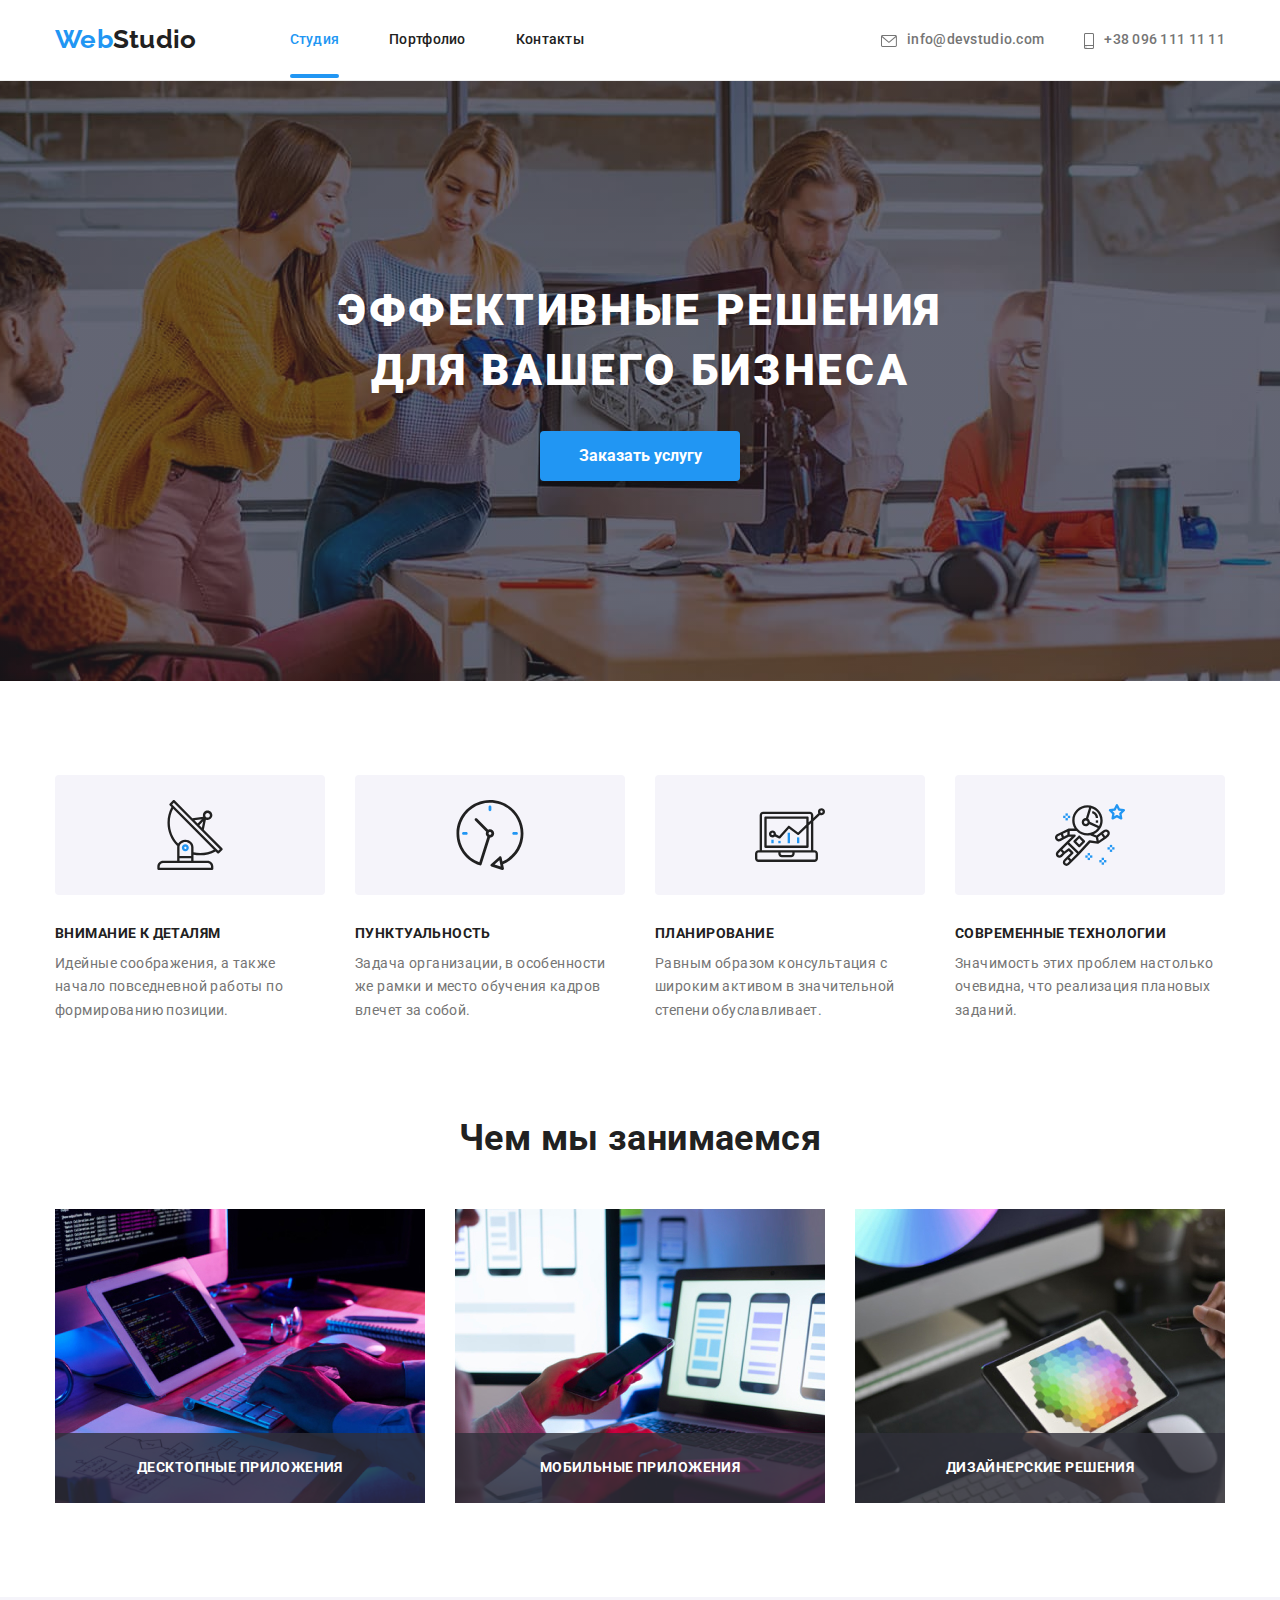
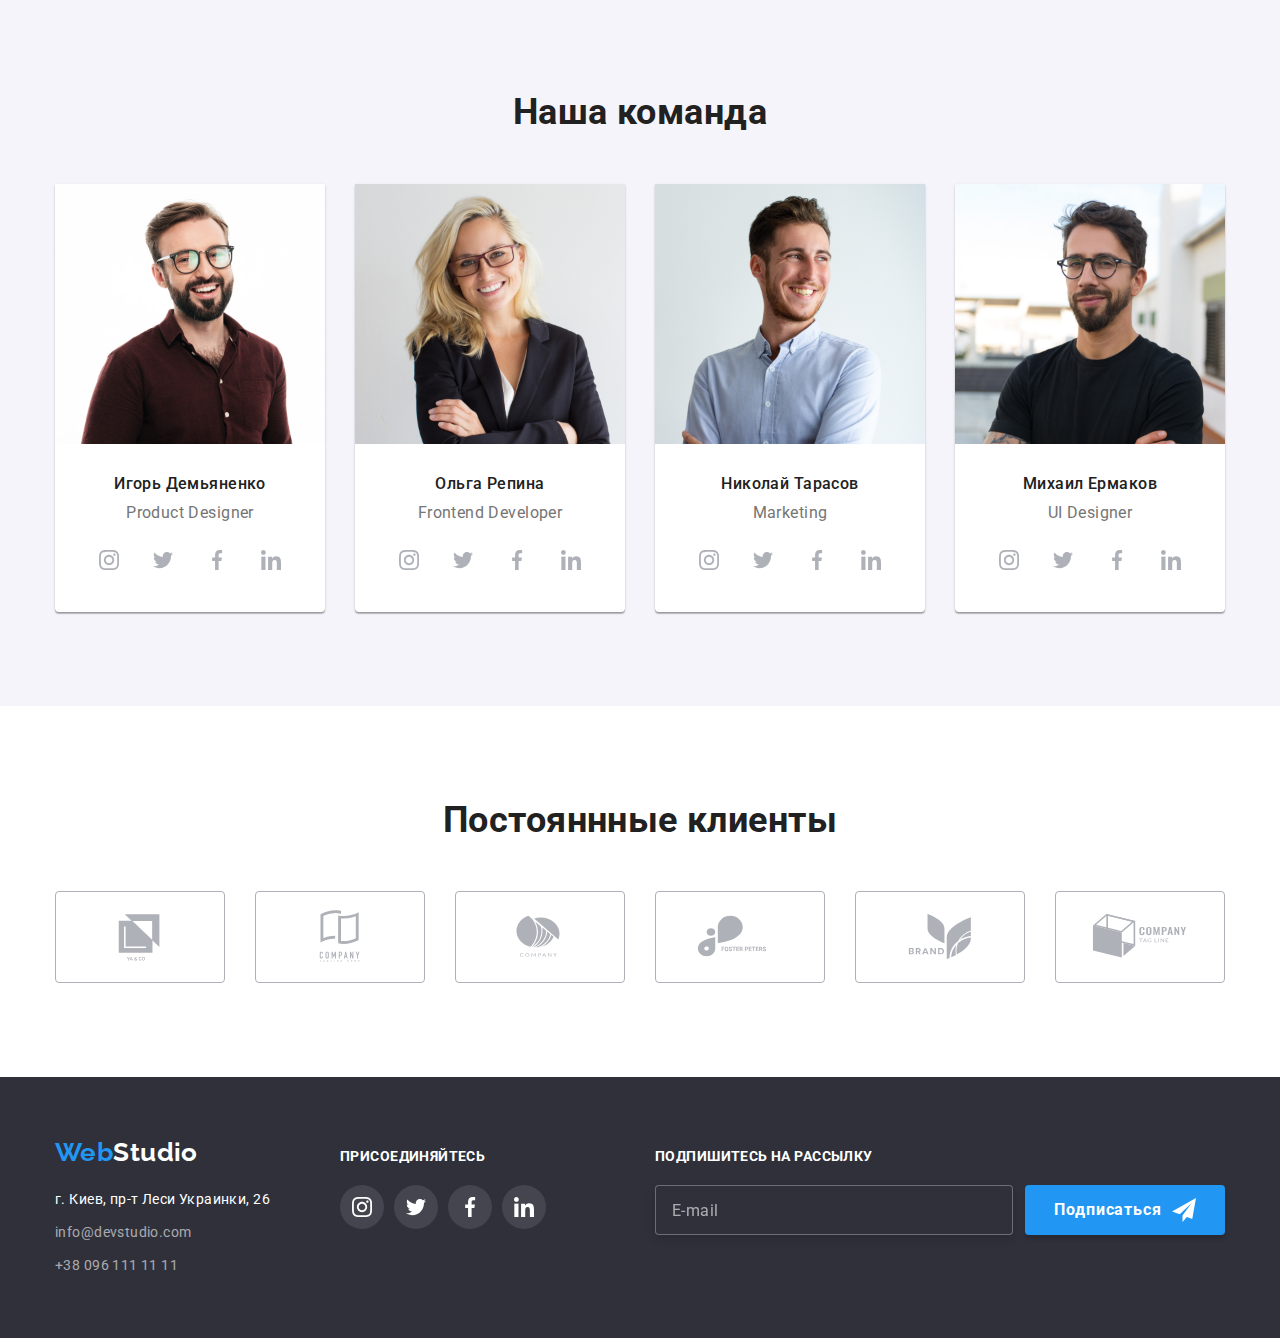
<file: index.html>
<!DOCTYPE html>
<html lang="ru">
<head>
    <meta charset="UTF-8">
    <meta http-equiv="X-UA-Compatible" content="IE=edge">
    <meta name="viewport" content="width=device-width, initial-scale=1.0">
    <title>Document</title>
    <link rel="preconnect" href="https://fonts.googleapis.com">
    <link rel="preconnect" href="https://fonts.gstatic.com" crossorigin>
    <link href="https://fonts.googleapis.com/css2?family=Raleway:wght@700&family=Roboto:wght@400;500;700;900&display=swap"
        rel="stylesheet">
        <link rel="stylesheet" href="https://cdnjs.cloudflare.com/ajax/libs/modern-normalize/1.1.0/modern-normalize.min.css">
        <link rel="stylesheet" href="./CSS/main.min.css">
    
</head>

<body class="body">
    <header class="header">
        <div class="container">
    <nav class="header__nav-link">
            <a class="header__logo" href="">Web<span class="header__logo-second">Studio</span></a>
            <ul class="header__list">
                <li class="header__item"><a href="./index.html" class="header__link current">Студия</a>
                <li class="header__item"><a href="./portfolio.html" class="header__link">Портфолио</a></li>
                <li class="header__item"><a href="" class="header__link">Контакты</a></li>
            </ul>
    </nav>

        <ul class="header__list">
            <li class="header__icon-list">
                
                <a class="header__tel" href="mailto:info@devstudio.com"> 
                <svg class="header__icon" width="16" height="12">
                    <use href="./images/icons.svg/symbol-defs.svg#icon-envelope-hover"></use>
                </svg>info@devstudio.com</a></li>
            
            <li class="header__icon-list">
                
                <a class="header__tel" href="tel:+380961111111"> 
                <svg class="header__icon" width="10" height="16">
                    <use href="./images/icons.svg/symbol-defs.svg#icon-smartphone"></use>
                </svg>+38 096 111 11 11</a></li>
        </ul>
        </div>
    </header>
    
    
    <main>
            <section class="hero section">
                
            <div class="container">
                <h1 class="hero__title">Эффективные решения для вашего бизнеса</h1>
                <button type="button" class="hero__button" data-modal-open>Заказать услугу</button>
            </div>
            </section>
            
            <div class="backdrop is-hidden" data-modal>
                <div class="modal">
                    <button class="modal__btn-close" type="button" data-modal-close>
                        <svg class="modal__icon-close" width="30" height="30">
                            <use href="./images/icons.svg/symbol-defs.svg#icon-close-black"></use>
                        </svg>
                    </button>
                    <b class="modal__title">Оставьте свои данные, мы вам перезвоним</b>
                    <form class="modal__back-contact">
                        <div class="modal__contact-thumb">
                            <label for="name" class="modal__contact-title">Имя</label>
                            <div class="modal__input-wrap">
                            <input type="text" name="name" class="modal__input" id="name" required>
                            <svg class="modal__icon" width="18" height="18">
                                <use href="./images/icons.svg/symbol-defs.svg#icon-person-black"></use>
                            </svg>
                            </div>
                        </div>
                        <div class="modal__contact-thumb">
                            <label for="tel" class="modal__contact-title">Телефон</label>
                            <div class="modal__input-wrap">
                            <input type="tel" name="tel" class="modal__input" id="tel" required>
                            <svg class="modal__icon" width="18" height="18">
                                <use href="./images/icons.svg/symbol-defs.svg#icon-phone-black"></use>
                            </svg>
                            </div>
                        </div>
                        <div class="modal__contact-thumb">
                            <label for="mail" class="modal__contact-title">Почта</label>
                            <div class="modal__input-wrap">
                            <input type="email" name="mail" class="modal__input" id="mail" required>
                            <svg class="modal__icon" width="18" height="18">
                                <use href="./images/icons.svg/symbol-defs.svg#icon-email-black"></use>
                            </svg>
                            </div>
                        </div>
                        <div class="modal__contact-thumb">
                            <label for="coment" class="modal__contact-title">Комментарий</label>
                            <textarea class="modal__text" name="coment" id="coment" placeholder="Введите текст"></textarea>
                        </div>
                        <div class="covenant">
                            <input class="covenant__checkbox visually-hidden" type="checkbox" name="covenant" id="covenant">
                            <label for="covenant" class="covenant__title">
                                <span>
                                    <svg class="covenant__check-icon" width="18" height="18">
                                        <use href="./images/icons.svg/symbol-defs.svg#icon-Vector"></use>
                                    </svg>
                                </span>Соглашаюсь с рассылкой и принимаю
                            <a class="covenant__link" href="">Условия договора</a>
                            </label>
                        </div>
                        <button class="button__submit" type="submit">Отправить</button>
                    </form>
                </div>
            </div>
        
        
        <section class="about section">
            <div class="container">
            <h2 class="about__title visually-hidden">Нашы преимущества</h2>
            <ul class="abaut__list">
                
                <li class="about__item" >
                    <div class="abaut__icons">
                        <svg class="about__icon">
                            <use href="./images/icons.svg/symbol-defs.svg#icon-antenna"></use>
                        </svg>
                    </div>
                    <h3 class="about__title-next">Внимание к деталям</h3>
                    <p class="about__text">Идейные соображения, а также<br>начало повседневной работы по формированию позиции.</p>
                </li>
                
                <li class="about__item">
                    <div class="abaut__icons">
                        <svg class="about__icon">
                            <use href="./images/icons.svg/symbol-defs.svg#icon-clock"></use>
                        </svg>
                    </div>
                    <h3 class="about__title-next">Пунктуальность</h3>
                    <p class="about__text">Задача организации, в особенности<br>же рамки и место обучения кадров<br>влечет за собой.</p>
                </li>
        
                <li class="about__item">
                    <div class="abaut__icons">
                        <svg class="about__icon">
                            <use href="./images/icons.svg/symbol-defs.svg#icon-diagram"></use>
                        </svg>
                    </div>
                    <h3 class="about__title-next">Планирование</h3>
                    <p class="about__text">Равным образом консультация с<br>широким активом в значительной<br>степени обуславливает.</p>
                </li>
        
                <li class="about__item">
                    <div class="abaut__icons">
                        <svg class="about__icon">
                            <use href="./images/icons.svg/symbol-defs.svg#icon-astronaut"></use>
                        </svg>
                    </div>
                    <h3 class="about__title-next">Современные технологии</h3>
                    <p class="about__text">Значимость этих проблем настолько очевидна, что реализация плановых заданий.</p>
                </li>
            </ul>
            </div>
        </section>
        
        <section class="future section">
            <div class="container">
            <h2 class="future__title">Чем мы занимаемся</h2>
            <ul class="future__list">
                <li class="future__item">
                    <div class="future__thumb">
                    <img src="./images/img1.jpg" alt="рис_1" width="370">
                    <p class="future__text">Десктопные приложения</p>
                    </div>
                </li>
                <li class="future__item">
                    <div class="future__thumb">
                    <img src="./images/img2.jpg" alt="рис_2" width="370">
                    <p class="future__text">Мобильные приложения</p>
                    </div>
                </li>
                <li class="future__item">
                    <div class="future__thumb">
                    <img src="./images/img3.jpg" alt="рис_3" width="370">
                    <p class="future__text">Дизайнерские решения</p>
                    </div>
                </li>
            </ul>
            </div>
        </section>
        
        <section class="comand section">
            <div class="container">
            <h2 class="comand__title">Наша команда</h2>
            <ul class="comand__list">
                <li class="comand__item">
                <img src="./images/img4.jpg" alt="команда" width="270">
                <h3 class="comand__title-next">Игорь Демьяненко</h3>
                <p class="comand__text" lang="en">Product Designer</p>
                <ul class="comand__soc-list">
                    <li class="comand__soc-item"><a class="comand__soc-link" href="">
                            <svg class="comand__soc-icon" width="20" height="20">
                                <use href="./images/icons.svg/symbol-defs.svg#icon-instagram"></use>
                            </svg>
                        </a></li>
                    <li class="comand__soc-item"><a class="comand__soc-link" href="">
                            <svg class="comand__soc-icon" width="20" height="20">
                                <use href="./images/icons.svg/symbol-defs.svg#icon-twitter"></use>
                            </svg>
                        </a></li>
                    <li class="comand__soc-item"><a class="comand__soc-link" href="">
                            <svg class="comand__soc-icon" width="20" height="20">
                                <use href="./images/icons.svg/symbol-defs.svg#icon-facebook"></use>
                            </svg>
                        </a></li>
                    <li class="comand__soc-item"><a class="comand__soc-link" href="">
                            <svg class="comand__soc-icon" width="20" height="20">
                                <use href="./images/icons.svg/symbol-defs.svg#icon-linkedin"></use>
                            </svg>
                        </a></li>
                </ul>
                </li>
            
                <li class="comand__item">
                <img src="./images/img5.jpg" alt="команда" width="270">
                <h3 class="comand__title-next">Ольга Репина</h3>
                <p class="comand__text" lang="en">Frontend Developer</p>
                <ul class="comand__soc-list">
                    <li class="comand__soc-item"><a class="comand__soc-link" href="">
                        <svg class="comand__soc-icon" width="20" height="20">
                            <use href="./images/icons.svg/symbol-defs.svg#icon-instagram"></use>
                        </svg>
                    </a></li>
                    <li class="comand__soc-item"><a class="comand__soc-link" href="">
                        <svg class="comand__soc-icon" width="20" height="20">
                            <use href="./images/icons.svg/symbol-defs.svg#icon-twitter"></use>
                        </svg>
                    </a></li>
                    <li class="comand__soc-item"><a class="comand__soc-link" href="">
                        <svg class="comand__soc-icon" width="20" height="20">
                            <use href="./images/icons.svg/symbol-defs.svg#icon-facebook"></use>
                        </svg>
                    </a></li>
                    <li class="comand__soc-item"><a class="comand__soc-link" href="">
                        <svg class="comand__soc-icon" width="20" height="20">
                            <use href="./images/icons.svg/symbol-defs.svg#icon-linkedin"></use>
                        </svg>
                    </a></li>
                </ul>
                </li>
            
                <li class="comand__item">
                <img src="./images/img6.jpg" alt="команда" width="270">
                <h3 class="comand__title-next">Николай Тарасов</h3>
                <p class="comand__text" lang="en">Marketing</p>
                <ul class="comand__soc-list">
                    <li class="comand__soc-item"><a class="comand__soc-link" href="">
                            <svg class="comand__soc-icon" width="20" height="20">
                                <use href="./images/icons.svg/symbol-defs.svg#icon-instagram"></use>
                            </svg>
                        </a></li>
                    <li class="comand__soc-item"><a class="comand__soc-link" href="">
                            <svg class="comand__soc-icon" width="20" height="20">
                                <use href="./images/icons.svg/symbol-defs.svg#icon-twitter"></use>
                            </svg>
                        </a></li>
                    <li class="comand__soc-item"><a class="comand__soc-link" href="">
                            <svg class="comand__soc-icon" width="20" height="20">
                                <use href="./images/icons.svg/symbol-defs.svg#icon-facebook"></use>
                            </svg>
                        </a></li>
                    <li class="comand__soc-item"><a class="comand__soc-link" href="">
                            <svg class="comand__soc-icon" width="20" height="20">
                                <use href="./images/icons.svg/symbol-defs.svg#icon-linkedin"></use>
                            </svg>
                        </a></li>
                </ul>
                </li>
            
                <li class="comand__item">
                <img src="./images/img7.jpg" alt="команда" width="270">
                <h3 class="comand__title-next">Михаил Ермаков</h3>
                <p class="comand__text" lang="en">UI Designer</p>
                <ul class="comand__soc-list">
                    <li class="comand__soc-item"><a class="comand__soc-link" href="">
                            <svg class="comand__soc-icon" width="20" height="20">
                                <use href="./images/icons.svg/symbol-defs.svg#icon-instagram"></use>
                            </svg>
                        </a></li>
                    <li class="comand__soc-item"><a class="comand__soc-link" href="">
                            <svg class="comand__soc-icon" width="20" height="20">
                                <use href="./images/icons.svg/symbol-defs.svg#icon-twitter"></use>
                            </svg>
                        </a></li>
                    <li class="comand__soc-item"><a class="comand__soc-link" href="">
                            <svg class="comand__soc-icon" width="20" height="20">
                                <use href="./images/icons.svg/symbol-defs.svg#icon-facebook"></use>
                            </svg>
                        </a></li>
                    <li class="comand__soc-item"><a class="comand__soc-link" href="">
                            <svg class="comand__soc-icon" width="20" height="20">
                                <use href="./images/icons.svg/symbol-defs.svg#icon-linkedin"></use>
                            </svg>
                        </a></li>
                </ul>
                </li>
            </ul>
            </div>
        </section>

        <section class="clients section">
            <div class="container">
               <h2 class="clients__title">Постояннные клиенты</h2>
               <ul class="clients__list">
                   <li class="clients__list-item">
                       <a class="clients__link" href="">
                           <svg class="clients__icon" width="106" height="60">
                               <use href="./images/icons.svg/symbol-defs.svg#icon-Logo"></use>
                           </svg>
                       </a>
                   </li>
                   <li class="clients__list-item">
                       <a class="clients__link" href="">
                           <svg class="clients__icon" width="106" height="60">
                               <use href="./images/icons.svg/symbol-defs.svg#icon-Logo-1"></use>
                           </svg>
                       </a>
                   </li>
                    <li class="clients__list-item">
                        <a class="clients__link" href="">
                            <svg class="clients__icon" width="106" height="60">
                                <use href="./images/icons.svg/symbol-defs.svg#icon-Logo-2"></use>
                            </svg>
                        </a>
                    </li>
                    <li class="clients__list-item">
                        <a class="clients__link" href="">
                            <svg class="clients__icon" width="106" height="60">
                                <use href="./images/icons.svg/symbol-defs.svg#icon-Logo-3"></use>
                            </svg>
                        </a>
                    </li>
                    <li class="clients__list-item">
                        <a class="clients__link" href="">
                            <svg class="clients__icon" width="106" height="60">
                                <use href="./images/icons.svg/symbol-defs.svg#icon-Logo-4"></use>
                            </svg>
                        </a>
                    </li>
                <li class="clients__list-item">
                    <a class="clients__link" href="">
                        <svg class="clients__icon" width="106" height="60">
                            <use href="./images/icons.svg/symbol-defs.svg#icon-Logo-5"></use>
                        </svg>
                    </a>
                </li>
               </ul>
            </div>
        </section>
    </main>

    <footer class="footer">
        <div class="container">
            <div class="footer__block-addres">
        <a class="footer__logo" href="">Web<span class="footer__logo-studia">Studio</span></a>
        <address class="footer__address">
            <ul class="footer__list">
                <li class="footer__item"><a href="https://goo.gl/maps/j93fLEUZZpS2GddB9" class="footer__link-address">г. Киев, пр-т Леси Украинки, 26</a></li>
                <li class="footer__item"><a href="mailto:info@devstudio.com" class="footer__link">
                    info@devstudio.com</a></li>
                <li class="footer__item"><a href="tel:+380961111111" class="footer__link">
                    +38 096 111 11 11</a></li>
            </ul>
        </address>
            </div>
        <div class="foot__join">
            <p class="foot__join-title">Присоединяйтесь</p>
            <ul class="foot__join-list">
                <li class="foot__join-item">
                    <a class="foot__join-link" href="">
                        <svg class="foot__join-icon" width="20" height="20">
                            <use href="./images/icons.svg/symbol-defs.svg#icon-instagram"></use>
                        </svg>
                    </a>
                </li>
                <li class="foot__join-item">
                    <a class="foot__join-link" href="">
                        <svg class="foot__join-icon" width="20" height="20">
                            <use href="./images/icons.svg/symbol-defs.svg#icon-twitter"></use>
                        </svg>
                    </a>
                </li>
                <li class="foot__join-item">
                    <a class="foot__join-link" href="">
                        <svg class="foot__join-icon" width="20" height="20">
                            <use href="./images/icons.svg/symbol-defs.svg#icon-facebook"></use>
                        </svg>
                    </a>
                </li>
                <li class="foot__join-item">
                    <a class="foot__join-link" href="">
                        <svg class="foot__join-icon" width="20" height="20">
                            <use href="./images/icons.svg/symbol-defs.svg#icon-linkedin"></use>
                        </svg>
                    </a>
                </li>
            </ul>
        </div>
        <div class="foot__subscribe">
            <b class="foot__subscribe-title">Подпишитесь на рассылку</b>
            <form>
                <div class="foot__subscribe-form">
                <label for="email" class="foot__subscribe-form-mail"></label>
                <input class="foot__subscribe-input-mail" type="email" name="mail" id="email" placeholder="E-mail">
                
                <button class="foot__subscribe-button" type="submit">Подписаться
                    <svg class="foot__subscribe-button-icon" width="24" height="24">
                        <use href="./images/icons.svg/symbol-defs.svg#icon-icon-send"></use>
                    </svg>
                </button>
                </div>
            </form>
        </div>
        </div>
    </footer>
    <script src="./JS/modal.js"></script>
</body>
</html>
</file>
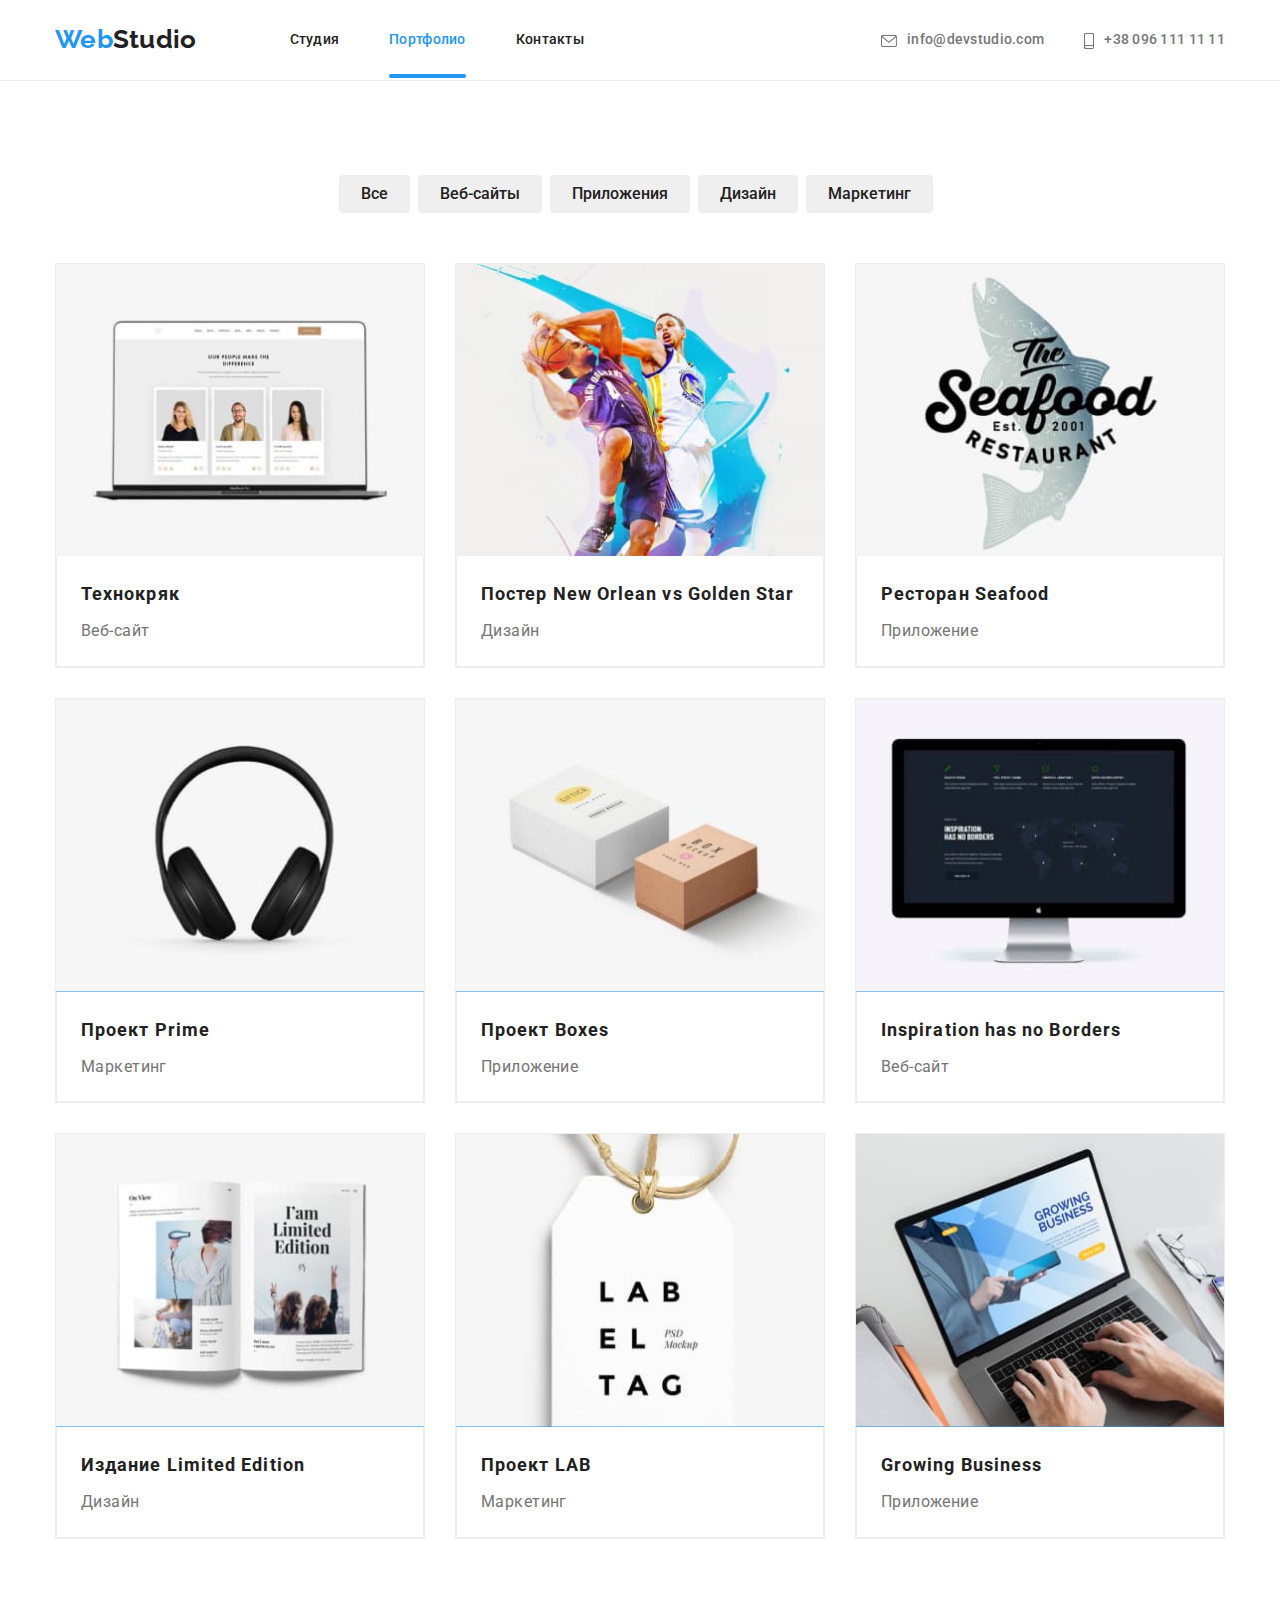
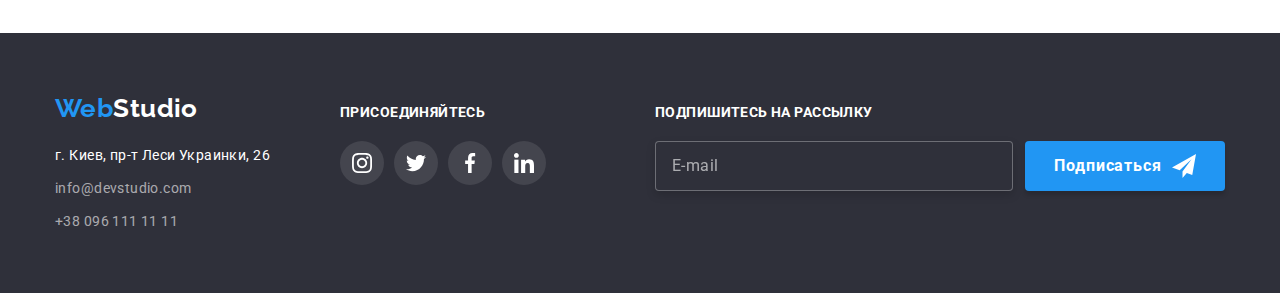
<file: portfolio.html>
<!DOCTYPE html>
<html lang="ru">
<head>
    <meta charset="UTF-8">
    <meta http-equiv="X-UA-Compatible" content="IE=edge">
    <meta name="viewport" content="width=device-width, initial-scale=1.0">
    <title>Document</title>
    <link rel="preconnect" href="https://fonts.googleapis.com">
    <link rel="preconnect" href="https://fonts.gstatic.com" crossorigin>
    <link href="https://fonts.googleapis.com/css2?family=Raleway:wght@700&family=Roboto:wght@400;500;700;900&display=swap"
        rel="stylesheet">
        <link rel="stylesheet" href="https://cdnjs.cloudflare.com/ajax/libs/modern-normalize/1.1.0/modern-normalize.min.css">
        <link rel="stylesheet" href="./CSS/main.min.css">
</head>
<body class="body">
    <header class="header">
        <div class="container">
        <nav class="header__nav-link">
            <a class="header__logo" href="">Web<span class="header__logo-second">Studio</span></a>
            <ul class="header__list">
                <li class="header__item"><a href="./index.html" class="header__link">Студия</a>
                <li class="header__item"><a href="./portfolio.html" class="header__link current">Портфолио</a></li>
                <li class="header__item"><a href="" class="header__link">Контакты</a></li>
            </ul>
        </nav>
        
        <ul class="header__list">
            <li class="header__icon-list">
        
                <a class="header__tel" href="mailto:info@devstudio.com">
                    <svg class="header__icon" width="16" height="12">
                        <use href="./images/icons.svg/symbol-defs.svg#icon-envelope-hover"></use>
                    </svg>info@devstudio.com</a>
            </li>
        
            <li class="header__icon-list">
        
                <a class="header__tel" href="tel:+380961111111">
                    <svg class="header__icon" width="10" height="16">
                        <use href="./images/icons.svg/symbol-defs.svg#icon-smartphone"></use>
                    </svg>+38 096 111 11 11</a>
            </li>
        </ul>
        </div>
        </header>
    <main>
        <section class="portfolio section">
            <div class="container">
            <h1 class="portfolio-title visually-hidden">Портфолио</h1>
            <ul class="portfolio-list">
                <li><button type="button" class="portfolio-button">Все</button></li>
                <li><button type="button" class="portfolio-button">Веб-сайты</button></li>
                <li><button type="button" class="portfolio-button">Приложения</button></li>
                <li><button type="button" class="portfolio-button">Дизайн</button></li>
                <li><button type="button" class="portfolio-button">Маркетинг</button></li>
            </ul>
            
            <ul class="work-list">
            <li class="work-item">
                <a class="work-link" href="">
                    <div class="thumb-exsposition">
                        <img src="./images/Tehnokrjak.jpg" alt="ноутбук" width="370">
                        <p class="text-exposition">Ресурс предлагает комплексные предложения с разным уровнем 
                        функционала и сервисов. Все это позволит посетителю получить
                        исчерпывающие сведения о компании или частном лице.</p>
                    </div>
                    <div class="text-card">
                    <h2 class="work-title">Технокряк</h2>
                    <p class="work-text">Веб-сайт</p>
                </div>
                </a>
            </li>
                
            <li class="work-item">
                    <a class="work-link" href="">
                        <div class="thumb-exsposition">
                        <img src="./images/New_Orlean.jpg" alt="постер" width="370">
                        <p class="text-exposition">Lorem ipsum, dolor sit amet consectetur adipisicing elit. 
                        Dolor dolorum enim fuga aperiam vero excepturi ratione, accusamus reiciendis quo earum.</p>
                        </div>
                <div class="text-card">
                    <h2 class="work-title">Постер New Orlean vs Golden Star</h2>
                    <p class="work-text">Дизайн</p>
                </div>
                </a>
            </li>
                    
            <li class="work-item">
                    <a class="work-link" href="">
                        <div class="thumb-exsposition">
                        <img src="./images/Restoran.jpg" alt="ресторан" width="370">
                        <p class="text-exposition">Lorem ipsum, dolor sit amet consectetur adipisicing elit.
                        Dolor dolorum enim fuga aperiam vero excepturi ratione, accusamus reiciendis quo earum.</p>
                        </div>
                <div class="text-card">
                    <h2 class="work-title">Ресторан Seafood</h2>
                    <p class="work-text">Приложение</p>
                </div>
                </a>
            </li>
                 
            <li class="work-item">
                    <a class="work-link" href="">
                        <div class="thumb-exsposition">
                        <img src="./images/Project_Prime.jpg" alt="наушники" width="370">
                        <p class="text-exposition">Lorem ipsum, dolor sit amet consectetur adipisicing elit.
                        Dolor dolorum enim fuga aperiam vero excepturi ratione, accusamus reiciendis quo earum.</p>
                        </div>
                <div class="text-card">
                    <h2 class="work-title">Проект Prime</h2>
                    <p class="work-text">Маркетинг</p>
                </div>
                </a>
            </li>
                 
            <li class="work-item">
                    <a class="work-link" href="">
                        <div class="thumb-exsposition">
                        <img src="./images/Boxes.jpg" alt="коробки" width="370">
                        <p class="text-exposition">Lorem ipsum, dolor sit amet consectetur adipisicing elit.
                        Dolor dolorum enim fuga aperiam vero excepturi ratione, accusamus reiciendis quo earum.</p>
                        </div>
                <div class="text-card">
                    <h2 class="work-title">Проект Boxes</h2>
                    <p class="work-text">Приложение</p>
                </div>
                </a>
            </li>
                  
            <li class="work-item">
                    <a class="work-link" href="">
                        <div class="thumb-exsposition">
                        <img src="./images/Inspiration.jpg" alt="мониттор" width="370">
                        <p class="text-exposition">Lorem ipsum, dolor sit amet consectetur adipisicing elit.
                        Dolor dolorum enim fuga aperiam vero excepturi ratione, accusamus reiciendis quo earum.</p>
                        </div>
                <div class="text-card">
                    <h2 class="work-title">Inspiration has no Borders</h2>
                    <p class="work-text">Веб-сайт</p>
                </div>
                </a>
            </li>
                  
            <li class="work-item">
                    <a class="work-link" href="">
                        <div class="thumb-exsposition">
                        <img src="./images/Limited_Edition.jpg" alt="книга" width="370">
                        <p class="text-exposition">Lorem ipsum, dolor sit amet consectetur adipisicing elit.
                        Dolor dolorum enim fuga aperiam vero excepturi ratione, accusamus reiciendis quo earum.</p>
                        </div>
                <div class="text-card">
                    <h2 class="work-title">Издание Limited Edition</h2>
                    <p class="work-text">Дизайн</p>
                </div>
                </a>
            </li>
                 
            <li class="work-item">
                    <a class="work-link" href="">
                        <div class="thumb-exsposition">
                        <img src="./images/Project_Lab.jpg" alt="брелок" width="370">
                        <p class="text-exposition">Lorem ipsum, dolor sit amet consectetur adipisicing elit.
                        Dolor dolorum enim fuga aperiam vero excepturi ratione, accusamus reiciendis quo earum.</p>
                        </div>
                <div class="text-card">
                    <h2 class="work-title">Проект LAB</h2>
                    <p class="work-text">Маркетинг</p>
                </div>
                </a>
            </li>
                
            <li class="work-item">
                    <a class="work-link" href="">
                        <div class="thumb-exsposition">
                        <img src="./images/Business.jpg" alt="работает на ноутбуке" width="370">
                        <p class="text-exposition">Lorem ipsum, dolor sit amet consectetur adipisicing elit.
                        Dolor dolorum enim fuga aperiam vero excepturi ratione, accusamus reiciendis quo earum.</p>
                        </div>
                <div class="text-card">
                    <h2 class="work-title">Growing Business</h2>
                    <p class="work-text">Приложение</p>
                </div>
                </a>
            </li>
            </ul>
            </div>
        </section>
    </main>
    
    <footer class="footer">
        <div class="container">
            <div class="footer__block-addres">
                <a class="footer__logo" href="">Web<span class="footer__logo-studia">Studio</span></a>
                <address class="footer__address">
                    <ul class="footer__list">
                        <li class="footer__item"><a href="https://goo.gl/maps/j93fLEUZZpS2GddB9" class="footer__link-address">г.
                                Киев, пр-т Леси Украинки, 26</a></li>
                        <li class="footer__item"><a href="mailto:info@devstudio.com" class="footer__link">
                                info@devstudio.com</a></li>
                        <li class="footer__item"><a href="tel:+380961111111" class="footer__link">
                                +38 096 111 11 11</a></li>
                    </ul>
                </address>
            </div>
            <div class="foot__join">
                <p class="foot__join-title">Присоединяйтесь</p>
                <ul class="foot__join-list">
                    <li class="foot__join-item">
                        <a class="foot__join-link" href="">
                            <svg class="foot__join-icon" width="20" height="20">
                                <use href="./images/icons.svg/symbol-defs.svg#icon-instagram"></use>
                            </svg>
                        </a>
                    </li>
                    <li class="foot__join-item">
                        <a class="foot__join-link" href="">
                            <svg class="foot__join-icon" width="20" height="20">
                                <use href="./images/icons.svg/symbol-defs.svg#icon-twitter"></use>
                            </svg>
                        </a>
                    </li>
                    <li class="foot__join-item">
                        <a class="foot__join-link" href="">
                            <svg class="foot__join-icon" width="20" height="20">
                                <use href="./images/icons.svg/symbol-defs.svg#icon-facebook"></use>
                            </svg>
                        </a>
                    </li>
                    <li class="foot__join-item">
                        <a class="foot__join-link" href="">
                            <svg class="foot__join-icon" width="20" height="20">
                                <use href="./images/icons.svg/symbol-defs.svg#icon-linkedin"></use>
                            </svg>
                        </a>
                    </li>
                </ul>
            </div>
            <div class="foot__subscribe">
                <b class="foot__subscribe-title">Подпишитесь на рассылку</b>
                <form>
                    <div class="foot__subscribe-form">
                        <label for="email" class="foot__subscribe-form-mail"></label>
                        <input class="foot__subscribe-input-mail" type="email" name="mail" id="email" placeholder="E-mail">
            
                        <button class="foot__subscribe-button" type="submit">Подписаться
                            <svg class="foot__subscribe-button-icon" width="24" height="24">
                                <use href="./images/icons.svg/symbol-defs.svg#icon-icon-send"></use>
                            </svg>
                        </button>
                    </div>
                </form>
            </div>
            </div>
            </footer>

    
    
</body>
</html>
</file>
<file: CSS/main.min.css>
:root{--portfolio-button: #212121;--background-color-comand: #F5F4FA;--background-heder: #FFFFFF;--logo: #2196F3;--logo-second: #212121;--header-nav-link: #2196F3;--header-item: #212121;--header-link: #212121;--header-tel: #757575;--hero-background-color: #2F303A;--hero-title: #FFFFFF;--background-future-work-about-portfolio: #E5E5E5;--footer-backgr: #2F303A;--footer-logo-studia: #FFFFFF;--footer-link: rgba(255, 255, 255, 0.6);--address: #FFFFFF;--current: #2196F3;--primary-text-color: #212121;--secondary-text-color: #757575;--button-begr-color: #2196F3;--clients-primary-color: #AFB1B8;--transition-cubic: cubic-bezier(0.4, 0, 0.2, 1)}.body{font-family:"Roboto",sans-serif;font-size:14px;letter-spacing:.03em}p,ul,h1,h2,h3,h4,h5,h6{margin-top:0;margin-bottom:0}ul{list-style:none;margin:0;padding:0}img{display:block;max-width:100%;height:auto}.section{padding-top:94px;padding-bottom:94px}.container{width:1200px;margin:0 auto;padding-left:15px;padding-right:15px}.visually-hidden{position:absolute;width:1px;height:1px;margin:-1px;border:0;padding:0;white-space:nowrap;clip-path:inset(100%);clip:rect(0 0 0 0);overflow:hidden}.backdrop.is-hidden{opacity:0;pointer-events:none}.backdrop.is-hidden .modal{transform:scale(1.2) translate(-50%, -50%)}.backdrop{position:fixed;top:0;left:0;width:100%;height:100%;background:rgba(0,0,0,.2);z-index:2;opacity:1;transition:opacity 250ms var(--transition-cubic)}.modal{position:absolute;min-width:528px;min-height:581px;padding:40px;left:50%;top:50%;transform:translate(-50%, -50%) scale(0.9);background:#fff;transition:transform 250ms var(--transition-cubic)}.modal__title{font-size:20px;font-weight:700;line-height:1.15;display:inline-block;margin-bottom:12px;text-align:center;color:#212121}.modal__back-contact{display:block;top:0}.modal__contact-thumb{margin-bottom:10px}.modal__contact-title{font-size:12px;line-height:1.17;position:relative;display:block;letter-spacing:.01em;margin-bottom:4px;color:#757575}.modal__input{width:100%;height:40px;border:1px solid rgba(33,33,33,.2);border-radius:4px;padding-left:40px;outline:none;transition:border 250ms var(--transition-cubic)}.modal__input:focus{border:1px solid #2196f3}.modal__input:focus:focus+.modal__icon{fill:#2196f3}.modal__input::placeholder{font-size:12px;line-height:1.17;letter-spacing:.01em;color:rgba(117,117,117,.5)}.modal__input-wrap{position:relative}.modal__icon{position:absolute;left:12px;top:50%;transform:translateY(-50%);transition:fill 250ms var(--transition-cubic)}.modal__text{padding:12px 16px;width:100%;height:120px;border:1px solid rgba(33,33,33,.2);border-radius:4px;resize:none;outline:none;transition:border 250ms var(--transition-cubic)}.modal__text:focus{border:1px solid #2196f3}.covenant__link{color:#2196f3;margin-left:4px}.covenant__title{display:flex;justify-content:center}.covenant__title span{width:16px;height:15px;border:2px solid #212121;border-radius:2px;margin-right:7px;display:flex;align-items:center;transition:background-color 250ms var(--transition-cubic)}.covenant__check-icon{fill:rgba(0,0,0,0)}.covenant__checkbox:checked+.covenant__title span{background-color:#2196f3;border:none}.covenant__checkbox:checked+.covenant__title .covenant__check-icon{fill:#fff}.covenant__title{font-size:14px;line-height:1.71;display:flex;margin-bottom:30px;align-items:center;color:#757575}.button__submit{font-size:16px;font-weight:700;line-height:1.87;display:block;margin-right:auto;margin-left:auto;cursor:pointer;width:200px;height:50px;align-items:center;justify-content:center;text-align:center;letter-spacing:.06em;box-shadow:0px 4px 4px rgba(0,0,0,.15);border-radius:4px;border-color:rgba(0,0,0,0);color:#fff;background-color:#2196f3;transition:background-color 250ms var(--transition-cubic)}.modal__btn-close{position:absolute;top:8px;right:8px;width:30px;height:30px;display:flex;align-items:center;justify-content:center;border-radius:50%;border:1px solid rgba(0,0,0,.1);cursor:pointer;background-color:#fff}.modal__icon-close{position:absolute;width:18px;height:18px;transition:fill 250ms var(--transition-cubic)}.modal__icon-close:hover,.modal__icon-close:focus{fill:#2196f3}.header{border-bottom:1px solid #ececec}.header__logo{font-size:26px;font-weight:700;line-height:1.19;padding-top:24px;padding-bottom:25px;margin-right:93px;text-decoration:none;font-family:"Raleway",sans-serif;color:var(--logo)}.header__logo-second{color:var(--logo-second)}.header__nav-link{font-size:14px;font-weight:500;line-height:1.14;display:flex;letter-spacing:.02em;color:var(--header-nav-link)}.header .container{display:flex}.header__list{display:flex;align-items:center;margin-left:auto;list-style-type:none}.header__item:not(:first-child){margin-left:50px}.header__item{font-size:14px;font-weight:500;line-height:1.14;list-style:none;letter-spacing:.02em;color:var(--header-item)}.header__icon{margin-left:30px;align-items:center;vertical-align:middle;margin-right:10px;fill:currentColor}.header__icon:hover .header__icon:focus{fill:#2196f3}.header__link{position:relative}.current::after{content:"";position:absolute;left:0;bottom:1px;width:100%;height:4px;border-radius:2px;background-color:#2196f3}.header__link{font-size:14px;font-weight:500;line-height:1.14;padding:32px 0;align-items:center;text-decoration:none;letter-spacing:.02em;color:var(--header-link);transition:color 250ms var(--transition-cubic)}.current{color:var(--current)}.header__link:hover,.header__link:focus,.header__tel:hover,.header__tel:focus{color:#2196f3}.header__tel{font-size:14px;font-weight:500;line-height:1.14;padding:32px 0;margin-left:10px;text-decoration:none;list-style:none;letter-spacing:.02em;color:var(--header-tel);transition:color 250ms var(--transition-cubic)}.hero{max-width:1600px;margin:0 auto;text-align:center;padding-top:200px;padding-bottom:200px;background:var(--hero-background-color);background-image:linear-gradient(rgba(47, 48, 58, 0.4), rgba(47, 48, 58, 0.4)),url(../images/Hero\ back\ \(New\).jpg);background-repeat:no-repeat;background-position:center;background-size:cover}.hero__title{font-size:44px;font-weight:900;line-height:1.36;width:696px;margin-top:0;margin-right:auto;margin-left:auto;margin-bottom:30px;letter-spacing:.06em;text-transform:uppercase;color:var(--hero-title)}.hero__button{padding:10px 32px;min-width:200px;height:50px;border:rgba(0,0,0,0);display:inline-block;cursor:pointer;font-size:16px;font-weight:700;line-height:1.87;font-family:inherit;color:#fff;background:#2196f3;box-shadow:0px 4px 4px rgba(0,0,0,.15);border-radius:4px}.abaut__list{margin:0;display:flex;list-style:none}.abaut__icons:not(:last-child){margin-right:30px}.abaut__icons{margin-bottom:30px;width:270px;height:120px;justify-content:center;display:inline-flex;align-items:center;background:#f5f4fa;border-radius:4px}.about__icon{width:70px;height:70px}.about__title-next{font-size:14px;font-weight:700;line-height:1.14;display:inline-block;margin-bottom:10px;text-transform:uppercase;color:var(--primary-text-color)}.about__text{font-size:14px;line-height:1.71;display:inline-block;margin:bottom 10px;color:var(--secondary-text-color)}.future{padding-top:0}.future__title{font-size:36px;font-weight:700;line-height:1.17;margin-bottom:50px;text-align:center;color:var(--primary-text-color)}.future__list{margin-left:-30px;display:flex;justify-content:space-between;list-style-type:none}.future__thumb{position:relative}.future__text{font-size:14px;font-weight:700;line-height:1.14;position:absolute;left:0;bottom:0;width:100%;height:70px;background:rgba(47,48,58,.8);display:flex;align-items:center;justify-content:center;text-transform:uppercase;color:#fff;text-align:center}.future__item{margin-left:30px}.comand{background:var(--background-color-comand)}.comand__title{font-size:36px;font-weight:700;line-height:1.17;margin-bottom:50px;text-align:center;color:var(--primary-text-color)}.comand__list{display:flex;margin-left:-30px}.comand__item{flex-basis:calc((100% - 30px)/4);margin-left:30px;box-shadow:0px 1px 3px rgba(0,0,0,.12),0px 1px 1px rgba(0,0,0,.14),0px 2px 1px rgba(0,0,0,.2);border-radius:0px 0px 4px 4px;background-color:var(--background-heder)}.comand__title-next{font-size:16px;font-weight:500;line-height:1.19;margin-top:30px;margin-bottom:10px;text-align:center;color:var(--primary-text-color)}.comand__text{font-size:16px;line-height:1.19;margin-bottom:16px;font-size:16px;line-height:1.19;text-align:center;color:var(--secondary-text-color)}.comand__soc-list{margin-bottom:30px;display:flex;justify-content:center}.comand__soc-item{width:44px;height:44px;margin-right:10px}.comand__soc-item:last-child{margin-right:0}.comand__soc-link{width:100%;height:100%;border-radius:50%;display:flex;align-items:center;justify-content:center;color:#afb1b8;background-color:#fff;transition:fill 250ms var(--transition-cubic),background-color 250ms var(--transition-cubic)}.comand__soc-link:hover,.comand__soc-link:focus{background-color:#2196f3}.comand__soc-link:hover .comand__soc-icon,.comand__soc-link:focus .comand__soc-icon{fill:#fff}.comand__soc-icon{fill:#afb1b8}.clients__title{font-size:36px;font-weight:700;line-height:1.16;text-align:center;margin-bottom:50px;color:var(--primary-text-color)}.clients__list{display:flex}.clients__list-item:not(:last-child){margin-right:30px}.clients__list-item{width:170px;height:92px}.clients__link{display:inline-flex;align-items:center;justify-content:center;width:100%;height:100%;border-radius:4px;border:1px solid var(--clients-primary-color);fill:#afb1b8;background-color:#fff;transition:border-color 250ms var(--transition-cubic),fill 250ms var(--transition-cubic)}.clients__link:hover,.clients__link:focus{fill:#2196f3;border-color:#2196f3}.footer{padding:60px 0px;background:var(--footer-backgr)}.footer__logo{font-size:26px;font-weight:700;line-height:1.19;display:inline-block;margin-bottom:20px;font-family:"Raleway",sans-serif;text-decoration:none;color:var(--logo)}.footer__logo-studia{font-size:26px;line-height:1.19;color:var(--footer-logo-studia)}.footer__address{font-family:"Roboto";font-style:normal;color:var(--address)}.footer__list{margin:0;padding:0;list-style:none}.footer__link-address{text-decoration:none;color:var(--address);transition:link-address 250ms var(--transition-cubic)}.footer__item:not(:last-child){margin-bottom:9px}.footer__item{font-size:14px;line-height:1.71;color:var(--address)}.footer__link{text-decoration:none;color:var(--footer-link);transition:footer-link 250ms var(--transition-cubic)}.footer__link:hover,.footer__link:focus,.footer__link-address:hover,.footer__link-address:focus{color:#2196f3}.footer__block-addres{margin-right:70px}.footer>.container{display:flex;align-items:baseline}.foot__join{margin-right:auto}.foot__join-title{font-size:14px;font-weight:700;line-height:1.14;margin-bottom:20px;text-transform:uppercase;color:#fff}.foot__join-list{display:inline-flex;margin-bottom:30px}.foot__join-item{width:44px;height:44px;margin-right:10px}.foot__join-icon{fill:#fff}.foot__join-link{width:100%;height:100%;border-radius:50%;display:flex;align-items:center;justify-content:center;background:rgba(255,255,255,.1);color:#fff;transition:background-color 250ms var(--transition-cubic)}.foot__join-link:hover,.foot__join-link:focus{background-color:#2196f3}.foot__subscribe{display:block;margin-left:auto}.foot__subscribe-title{font-size:14px;font-weight:700;line-height:1.14;display:inline-block;margin-bottom:20px;text-transform:uppercase;color:#fff}.foot__subscribe-input-mail{font-size:16px;line-height:1.25;width:358px;height:50px;padding:15px 16px;margin-right:12px;display:flex;justify-content:center;align-items:center;letter-spacing:.03em;border:1px solid rgba(255,255,255,.3);filter:drop-shadow(0px 4px 4px rgba(0, 0, 0, 0.15));border-radius:4px;background:#2f303a;color:rgba(255,255,255,.6);outline:none;transition:border-color 250ms var(--transition-cubic)}.foot__subscribe-input-mail:focus{border-color:#2196f3}.foot__subscribe-input-mail::placeholder{font-size:16px;line-height:1.25;color:rgba(255,255,255,.6)}.foot__subscribe-form{display:flex}.foot__subscribe-button{font-size:16px;font-weight:700;line-height:1.88;cursor:pointer;width:200px;height:50px;display:inline-flex;justify-content:center;align-items:center;text-align:center;letter-spacing:.06em;background:#2196f3;box-shadow:0px 4px 4px rgba(0,0,0,.15);border-radius:4px;border:rgba(0,0,0,0);color:#fff;transition:background-color 250ms var(--transition-cubic)}.foot__subscribe-button:hover{background-color:#2196f3}.foot__subscribe-button-icon{margin-left:10px;fill:#fff}.portfolio-list{margin-bottom:50px;justify-content:center;display:flex;list-style:none}.portfolio-button{display:flex;justify-content:center;margin-right:8px;padding:6px 22px;cursor:pointer;font-size:16px;font-weight:500;line-height:1.62;font-family:inherit;text-align:center;border-radius:4px;border:1px solid var(--button-begr-color);border:rgba(0,0,0,0);color:var(--portfolio-button);transition:color 250ms var(--transition-cubic),background-color 250ms var(--transition-cubic),box-shadow 250ms var(--transition-cubic)}.portfolio-button:hover,.portfolio-button:focus{background:#2196f3;color:#fff;box-shadow:0px 3px 1px rgba(0,0,0,.1),0px 1px 2px rgba(0,0,0,.08),0px 2px 2px rgba(0,0,0,.12);border-radius:4px}.work-item{flex-basis:calc(33.3333333333% - 30px);margin-left:30px;margin-top:30px;background:#fff;border:1px solid #eee}.work-list{display:flex;flex-wrap:wrap;margin-left:-30px;margin-top:-30px;list-style:none}.work-title{font-size:18px;font-weight:700;line-height:2;margin-bottom:4px;text-decoration:none;letter-spacing:.06em;color:var(--primary-text-color)}.text-card{padding:20px 24px;border-right:1px solid #eee;border-left:1px solid #eee;border-bottom:1px solid #eee}.work-text{font-size:16px;line-height:1.87;color:var(--secondary-text-color)}.work-link{display:block;text-decoration:none;transition:box-shadow 250ms var(--transition-cubic)}.work-link:hover,.work-link:focus{box-shadow:0px 1px 1px rgba(0,0,0,.12),0px 4px 4px rgba(0,0,0,.06),1px 4px 6px rgba(0,0,0,.16)}.thumb-exsposition{position:relative;overflow:hidden}.text-exposition{font-size:18px;line-height:1.55;position:absolute;transform:translateY(100%);pointer-events:none;display:flex;padding:63px 24px;top:0;right:0;width:100%;height:100%;color:#fff;background:rgba(33,150,243,.9);transition:transform 250ms var(--transition-cubic)}.work-link:hover .text-exposition,.work-link:focus .text-exposition{transform:translateY(0)}/*# sourceMappingURL=main.min.css.map */
</file>
